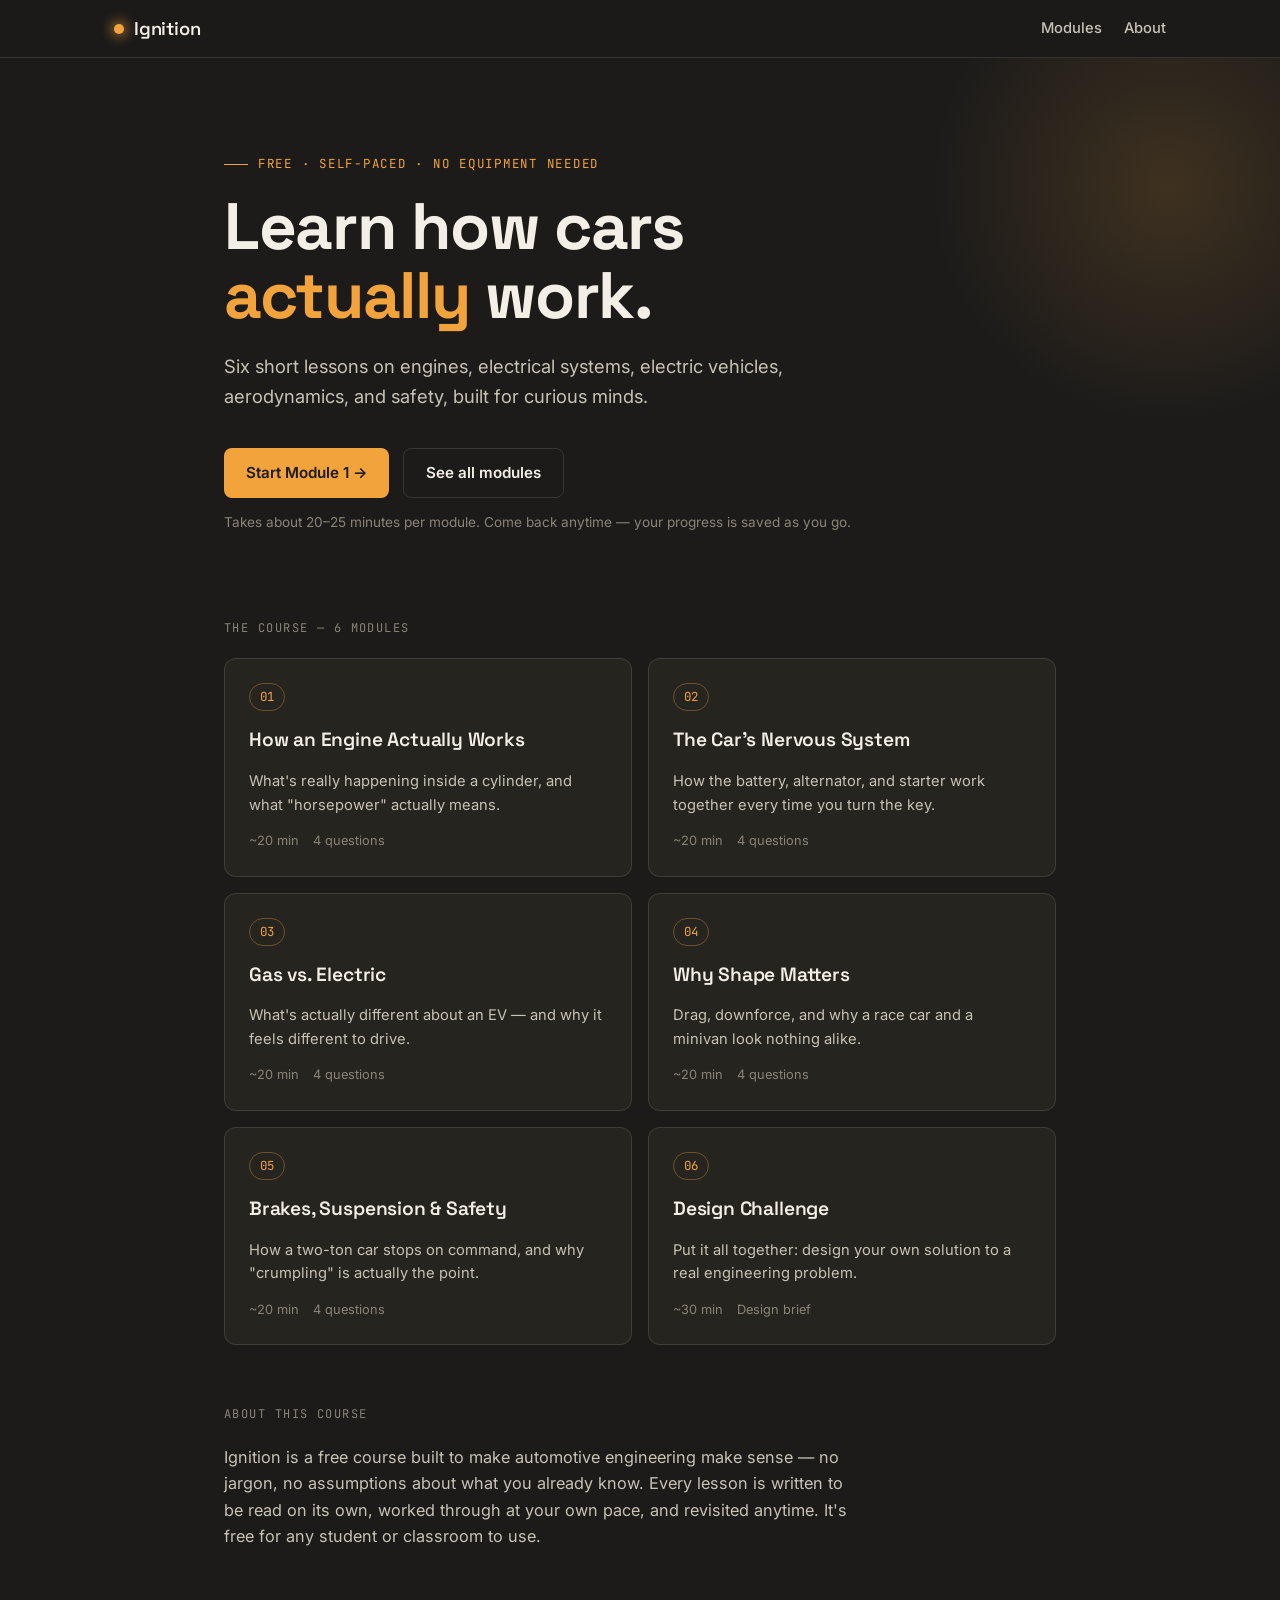
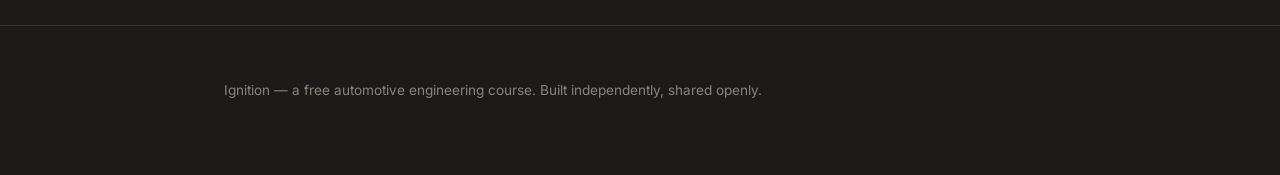
<file: index.html>
<!DOCTYPE html>
<html lang="en">
<head>
<meta charset="UTF-8" />
<meta name="viewport" content="width=device-width, initial-scale=1.0" />
<title>Ignition — Learn how cars actually work</title>
<meta name="description" content="A free, self-paced course in automotive engineering — how engines, electric motors, brakes, and more actually work." />
<link rel="preconnect" href="https://fonts.googleapis.com">
<link href="https://fonts.googleapis.com/css2?family=Space+Grotesk:wght@500;600;700&family=Inter:wght@400;500;600&family=JetBrains+Mono:wght@500&display=swap" rel="stylesheet">
<link rel="stylesheet" href="styles.css" />
</head>
<body>

<nav class="topnav">
  <div class="topnav-inner">
    <div class="brand"><span class="brand-spark"></span> Ignition</div>
    <div class="nav-links">
      <a href="#modules">Modules</a>
      <a href="#about">About</a>
    </div>
  </div>
</nav>

<header class="hero">
  <div class="wrap">
    <div class="eyebrow">Free · self-paced · no equipment needed</div>
    <h1>Learn how cars<br><em>actually</em> work.</h1>
    <p class="hero-sub">
      Six short lessons on engines, electrical systems, electric vehicles, aerodynamics,
      and safety, built for curious minds.
    </p>
    <div class="hero-actions">
      <a href="modules/module-1.html" class="btn btn-primary">Start Module 1 →</a>
      <a href="#modules" class="btn btn-ghost">See all modules</a>
    </div>
    <p class="hero-note">Takes about 20–25 minutes per module. Come back anytime — your progress is saved as you go.</p>
  </div>
</header>

<main>
  <section class="wrap" id="modules">
    <p class="section-label">The course — 6 modules</p>
    <div class="module-grid" id="module-grid">

      <a href="modules/module-1.html" class="module-card" data-module="module-1">
        <div class="module-top">
          <span class="module-num">01</span>
          <span class="module-status">✓ Completed</span>
        </div>
        <h3>How an Engine Actually Works</h3>
        <p>What's really happening inside a cylinder, and what "horsepower" actually means.</p>
        <div class="module-meta"><span>~20 min</span><span>4 questions</span></div>
      </a>

      <a href="modules/module-2.html" class="module-card" data-module="module-2">
        <div class="module-top">
          <span class="module-num">02</span>
          <span class="module-status">✓ Completed</span>
        </div>
        <h3>The Car's Nervous System</h3>
        <p>How the battery, alternator, and starter work together every time you turn the key.</p>
        <div class="module-meta"><span>~20 min</span><span>4 questions</span></div>
      </a>

      <a href="modules/module-3.html" class="module-card" data-module="module-3">
        <div class="module-top">
          <span class="module-num">03</span>
          <span class="module-status">✓ Completed</span>
        </div>
        <h3>Gas vs. Electric</h3>
        <p>What's actually different about an EV — and why it feels different to drive.</p>
        <div class="module-meta"><span>~20 min</span><span>4 questions</span></div>
      </a>

      <a href="modules/module-4.html" class="module-card" data-module="module-4">
        <div class="module-top">
          <span class="module-num">04</span>
          <span class="module-status">✓ Completed</span>
        </div>
        <h3>Why Shape Matters</h3>
        <p>Drag, downforce, and why a race car and a minivan look nothing alike.</p>
        <div class="module-meta"><span>~20 min</span><span>4 questions</span></div>
      </a>

      <a href="modules/module-5.html" class="module-card" data-module="module-5">
        <div class="module-top">
          <span class="module-num">05</span>
          <span class="module-status">✓ Completed</span>
        </div>
        <h3>Brakes, Suspension &amp; Safety</h3>
        <p>How a two-ton car stops on command, and why "crumpling" is actually the point.</p>
        <div class="module-meta"><span>~20 min</span><span>4 questions</span></div>
      </a>

      <a href="modules/module-6.html" class="module-card" data-module="module-6">
        <div class="module-top">
          <span class="module-num">06</span>
          <span class="module-status">✓ Completed</span>
        </div>
        <h3>Design Challenge</h3>
        <p>Put it all together: design your own solution to a real engineering problem.</p>
        <div class="module-meta"><span>~30 min</span><span>Design brief</span></div>
      </a>

    </div>
  </section>

  <section class="wrap" id="about" style="padding-bottom: 60px;">
    <p class="section-label">About this course</p>
    <p style="color: var(--steel-light); max-width: 640px; font-size: 1.02rem;">
      Ignition is a free course built to make automotive engineering make sense —
      no jargon, no assumptions about what you already know. Every lesson is written
      to be read on its own, worked through at your own pace, and revisited anytime.
      It's free for any student or classroom to use.
    </p>
  </section>
</main>

<footer class="site-footer">
  <div class="wrap">
    <p>Ignition — a free automotive engineering course. Built independently, shared openly.</p>
  </div>
</footer>

<script>
  // Mark modules complete based on local progress tracking
  try {
    const done = JSON.parse(localStorage.getItem("ignition_done_modules") || "[]");
    done.forEach((id) => {
      const card = document.querySelector(`.module-card[data-module="${id}"]`);
      if (card) card.querySelector(".module-status").classList.add("done");
    });
  } catch (e) {}
</script>

</body>
</html>
</file>
<file: styles.css>
/* ============================================
   IGNITION — shared styles
   Palette: workshop-at-dusk charcoal + ignition-spark amber
   ============================================ */

:root {
  --charcoal: #1C1B1A;
  --charcoal-soft: #26241F;
  --panel: #302D27;
  --steel: #8A8477;
  --steel-light: #C7C2B4;
  --paper: #F3EFE6;
  --amber: #F2A33C;
  --amber-deep: #D97C1F;
  --spark: #FF6B35;
  --teal: #4A9B8E;
  --good: #6BAF6B;
  --line: rgba(243, 239, 230, 0.12);

  --font-display: 'Space Grotesk', 'Arial Narrow', sans-serif;
  --font-body: 'Inter', -apple-system, BlinkMacSystemFont, 'Segoe UI', sans-serif;
  --font-mono: 'JetBrains Mono', 'Courier New', monospace;
}

* { box-sizing: border-box; }

html { scroll-behavior: smooth; }

body {
  margin: 0;
  background: var(--charcoal);
  color: var(--paper);
  font-family: var(--font-body);
  line-height: 1.6;
  -webkit-font-smoothing: antialiased;
}

img { max-width: 100%; display: block; }

a { color: var(--amber); text-decoration: none; }
a:hover { color: var(--spark); }

/* focus visibility */
a:focus-visible, button:focus-visible, input:focus-visible, [tabindex]:focus-visible {
  outline: 2px solid var(--amber);
  outline-offset: 3px;
}

@media (prefers-reduced-motion: reduce) {
  *, *::before, *::after { animation-duration: 0.01ms !important; transition-duration: 0.01ms !important; }
}

/* ---------- Layout shell ---------- */
.wrap { max-width: 880px; margin: 0 auto; padding: 0 24px; }
.wrap-wide { max-width: 1100px; margin: 0 auto; padding: 0 24px; }

/* ---------- Top nav ---------- */
.topnav {
  position: sticky; top: 0; z-index: 50;
  background: rgba(28, 27, 26, 0.92);
  backdrop-filter: blur(8px);
  border-bottom: 1px solid var(--line);
}
.topnav-inner {
  max-width: 1100px; margin: 0 auto; padding: 14px 24px;
  display: flex; align-items: center; justify-content: space-between;
}
.brand {
  display: flex; align-items: center; gap: 10px;
  font-family: var(--font-display); font-weight: 600; font-size: 1.15rem;
  color: var(--paper); letter-spacing: -0.01em;
}
.brand-spark {
  width: 10px; height: 10px; border-radius: 50%;
  background: var(--amber);
  box-shadow: 0 0 12px 3px rgba(242, 163, 60, 0.55);
}
.nav-links { display: flex; gap: 22px; align-items: center; }
.nav-links a { color: var(--steel-light); font-size: 0.92rem; font-weight: 500; }
.nav-links a:hover { color: var(--amber); }

/* ---------- Buttons ---------- */
.btn {
  display: inline-flex; align-items: center; gap: 8px;
  padding: 12px 22px; border-radius: 8px;
  font-family: var(--font-body); font-weight: 600; font-size: 0.95rem;
  border: none; cursor: pointer; transition: transform 0.12s ease, background 0.12s ease;
}
.btn-primary { background: var(--amber); color: #1C1B1A; }
.btn-primary:hover { background: var(--spark); color: #1C1B1A; transform: translateY(-1px); }
.btn-ghost {
  background: transparent; color: var(--paper);
  border: 1px solid var(--line);
}
.btn-ghost:hover { border-color: var(--amber); color: var(--amber); }
.btn:disabled { opacity: 0.4; cursor: not-allowed; transform: none; }

/* ---------- Hero (home page) ---------- */
.hero {
  padding: 96px 0 72px;
  position: relative;
  overflow: hidden;
}
.hero::before {
  content: '';
  position: absolute; top: -20%; right: -10%;
  width: 480px; height: 480px; border-radius: 50%;
  background: radial-gradient(circle, rgba(242,163,60,0.16) 0%, rgba(242,163,60,0) 70%);
  pointer-events: none;
}
.eyebrow {
  font-family: var(--font-mono); font-size: 0.78rem; letter-spacing: 0.14em;
  text-transform: uppercase; color: var(--amber); margin-bottom: 18px;
  display: flex; align-items: center; gap: 10px;
}
.eyebrow::before { content: ''; width: 24px; height: 1px; background: var(--amber); }
.hero h1 {
  font-family: var(--font-display); font-weight: 700;
  font-size: clamp(2.4rem, 5.5vw, 4.1rem);
  line-height: 1.04; letter-spacing: -0.02em; margin: 0 0 22px;
  color: var(--paper);
}
.hero h1 em { font-style: normal; color: var(--amber); }
.hero-sub {
  font-size: 1.15rem; color: var(--steel-light); max-width: 560px;
  margin: 0 0 36px; line-height: 1.65;
}
.hero-actions { display: flex; gap: 14px; flex-wrap: wrap; margin-bottom: 8px; }
.hero-note { font-size: 0.85rem; color: var(--steel); margin-top: 14px; }

/* ---------- Dial / gauge signature element ---------- */
.dial {
  --pct: 0;
  width: 46px; height: 46px; border-radius: 50%;
  position: relative;
  background: conic-gradient(var(--amber) calc(var(--pct) * 1%), var(--line) 0);
  display: flex; align-items: center; justify-content: center;
  flex-shrink: 0;
}
.dial::after {
  content: '';
  width: 34px; height: 34px; border-radius: 50%;
  background: var(--charcoal-soft);
}
.dial-label {
  position: absolute; font-family: var(--font-mono); font-size: 0.62rem;
  color: var(--paper); font-weight: 600;
}

/* ---------- Module grid (home) ---------- */
.section-label {
  font-family: var(--font-mono); font-size: 0.75rem; letter-spacing: 0.12em;
  text-transform: uppercase; color: var(--steel); margin: 0 0 20px;
}
.module-grid {
  display: grid; grid-template-columns: repeat(2, 1fr); gap: 16px;
  margin-bottom: 60px;
}
@media (max-width: 640px) { .module-grid { grid-template-columns: 1fr; } }

.module-card {
  background: var(--charcoal-soft);
  border: 1px solid var(--line);
  border-radius: 12px;
  padding: 24px;
  display: flex; flex-direction: column; gap: 14px;
  transition: border-color 0.15s ease, transform 0.15s ease;
  position: relative;
}
.module-card:hover { border-color: rgba(242,163,60,0.4); transform: translateY(-2px); }
.module-top { display: flex; align-items: flex-start; justify-content: space-between; gap: 12px; }
.module-num {
  font-family: var(--font-mono); font-size: 0.78rem; color: var(--amber);
  border: 1px solid rgba(242,163,60,0.35); border-radius: 20px;
  padding: 3px 10px;
}
.module-status {
  font-family: var(--font-mono); font-size: 0.7rem; color: var(--good);
  display: none;
}
.module-status.done { display: block; }
.module-card h3 {
  font-family: var(--font-display); font-size: 1.2rem; font-weight: 600;
  margin: 0; color: var(--paper); letter-spacing: -0.01em;
}
.module-card p { margin: 0; color: var(--steel-light); font-size: 0.92rem; }
.module-meta { display: flex; gap: 14px; font-size: 0.8rem; color: var(--steel); margin-top: auto; }

/* ---------- Footer ---------- */
.site-footer {
  border-top: 1px solid var(--line); padding: 40px 0 60px;
  color: var(--steel); font-size: 0.85rem;
}
.site-footer a { color: var(--steel-light); }

/* ============================================
   MODULE PAGE STYLES
   ============================================ */
.module-header {
  padding: 56px 0 32px; border-bottom: 1px solid var(--line);
}
.module-crumb {
  font-family: var(--font-mono); font-size: 0.8rem; color: var(--steel);
  margin-bottom: 18px;
}
.module-crumb a { color: var(--steel); }
.module-crumb a:hover { color: var(--amber); }
.module-header h1 {
  font-family: var(--font-display); font-weight: 700;
  font-size: clamp(1.9rem, 4vw, 2.7rem); line-height: 1.1;
  letter-spacing: -0.02em; margin: 0 0 14px; color: var(--paper);
}
.module-header .tagline { color: var(--steel-light); font-size: 1.05rem; max-width: 640px; }

.lesson { padding: 48px 0; }
.lesson h2 {
  font-family: var(--font-display); font-size: 1.5rem; font-weight: 600;
  color: var(--amber); margin: 44px 0 16px; letter-spacing: -0.01em;
}
.lesson h2:first-child { margin-top: 0; }
.lesson p { color: var(--steel-light); font-size: 1.02rem; margin: 0 0 18px; max-width: 680px; }
.lesson strong { color: var(--paper); }
.lesson ul, .lesson ol { color: var(--steel-light); max-width: 680px; padding-left: 22px; margin: 0 0 18px; }
.lesson li { margin-bottom: 8px; }

.callout {
  background: var(--panel); border-left: 3px solid var(--amber);
  border-radius: 0 10px 10px 0; padding: 18px 22px; margin: 24px 0;
  max-width: 680px;
}
.callout-label {
  font-family: var(--font-mono); font-size: 0.72rem; text-transform: uppercase;
  letter-spacing: 0.1em; color: var(--amber); margin-bottom: 8px; display: block;
}
.callout p { margin: 0; color: var(--steel-light); }

.diagram-box {
  background: var(--charcoal-soft); border: 1px solid var(--line); border-radius: 12px;
  padding: 28px; margin: 28px 0; max-width: 680px;
}
.diagram-box svg { width: 100%; height: auto; }
.diagram-caption { font-size: 0.85rem; color: var(--steel); margin-top: 12px; text-align: center; }

.activity-box {
  background: var(--charcoal-soft); border: 1px dashed rgba(242,163,60,0.4);
  border-radius: 12px; padding: 26px; margin: 32px 0; max-width: 680px;
}
.activity-box .activity-label {
  font-family: var(--font-mono); font-size: 0.75rem; text-transform: uppercase;
  letter-spacing: 0.1em; color: var(--amber); display: flex; align-items: center; gap: 8px;
  margin-bottom: 12px;
}

/* ---------- Quiz ---------- */
.quiz-section {
  background: var(--panel); border-radius: 16px; padding: 40px;
  margin: 56px 0 40px; border: 1px solid var(--line);
}
.quiz-header { display: flex; align-items: center; gap: 14px; margin-bottom: 6px; }
.quiz-header h2 { margin: 0; }
.quiz-sub { color: var(--steel); font-size: 0.92rem; margin: 0 0 28px; }

.quiz-form-gate {
  display: grid; grid-template-columns: 1fr 1fr; gap: 14px; margin-bottom: 28px;
}
@media (max-width: 560px) { .quiz-form-gate { grid-template-columns: 1fr; } }
.field label {
  display: block; font-size: 0.82rem; color: var(--steel-light); margin-bottom: 6px; font-weight: 500;
}
.field input {
  width: 100%; padding: 11px 14px; border-radius: 8px;
  background: var(--charcoal); border: 1px solid var(--line); color: var(--paper);
  font-family: var(--font-body); font-size: 0.95rem;
}
.field input:focus { border-color: var(--amber); outline: none; }
.field input::placeholder { color: var(--steel); }

.q-block { margin-bottom: 30px; padding-bottom: 26px; border-bottom: 1px solid var(--line); }
.q-block:last-of-type { border-bottom: none; }
.q-text { font-weight: 600; color: var(--paper); margin-bottom: 14px; font-size: 1rem; }
.q-options { display: flex; flex-direction: column; gap: 10px; }
.q-option {
  display: flex; align-items: center; gap: 12px;
  padding: 12px 16px; border-radius: 8px; border: 1px solid var(--line);
  cursor: pointer; transition: border-color 0.12s, background 0.12s;
  font-size: 0.95rem; color: var(--steel-light);
}
.q-option:hover { border-color: rgba(242,163,60,0.4); }
.q-option input { accent-color: var(--amber); }
.q-option.selected { border-color: var(--amber); background: rgba(242,163,60,0.08); color: var(--paper); }
.q-option.correct { border-color: var(--good); background: rgba(107,175,107,0.1); }
.q-option.incorrect { border-color: var(--spark); background: rgba(255,107,53,0.08); }

.quiz-feedback {
  display: none; margin-top: 16px; padding: 14px 18px; border-radius: 8px;
  font-size: 0.9rem;
}
.quiz-feedback.show { display: block; }
.quiz-feedback.correct { background: rgba(107,175,107,0.12); color: var(--good); }
.quiz-feedback.incorrect { background: rgba(255,107,53,0.1); color: var(--spark); }

.quiz-result {
  display: none; text-align: center; padding: 32px; background: var(--charcoal-soft);
  border-radius: 12px; margin-top: 20px;
}
.quiz-result.show { display: block; }
.quiz-result .score { font-family: var(--font-display); font-size: 2.4rem; color: var(--amber); font-weight: 700; }
.quiz-result p { color: var(--steel-light); margin: 8px 0 0; }

.quiz-status-msg { font-size: 0.85rem; color: var(--steel); margin-top: 14px; }
.quiz-status-msg.error { color: var(--spark); }

.module-footer-nav {
  display: flex; justify-content: space-between; align-items: center;
  padding: 36px 0 70px; border-top: 1px solid var(--line); margin-top: 20px;
}
.module-footer-nav a { font-family: var(--font-mono); font-size: 0.85rem; }
</file>
